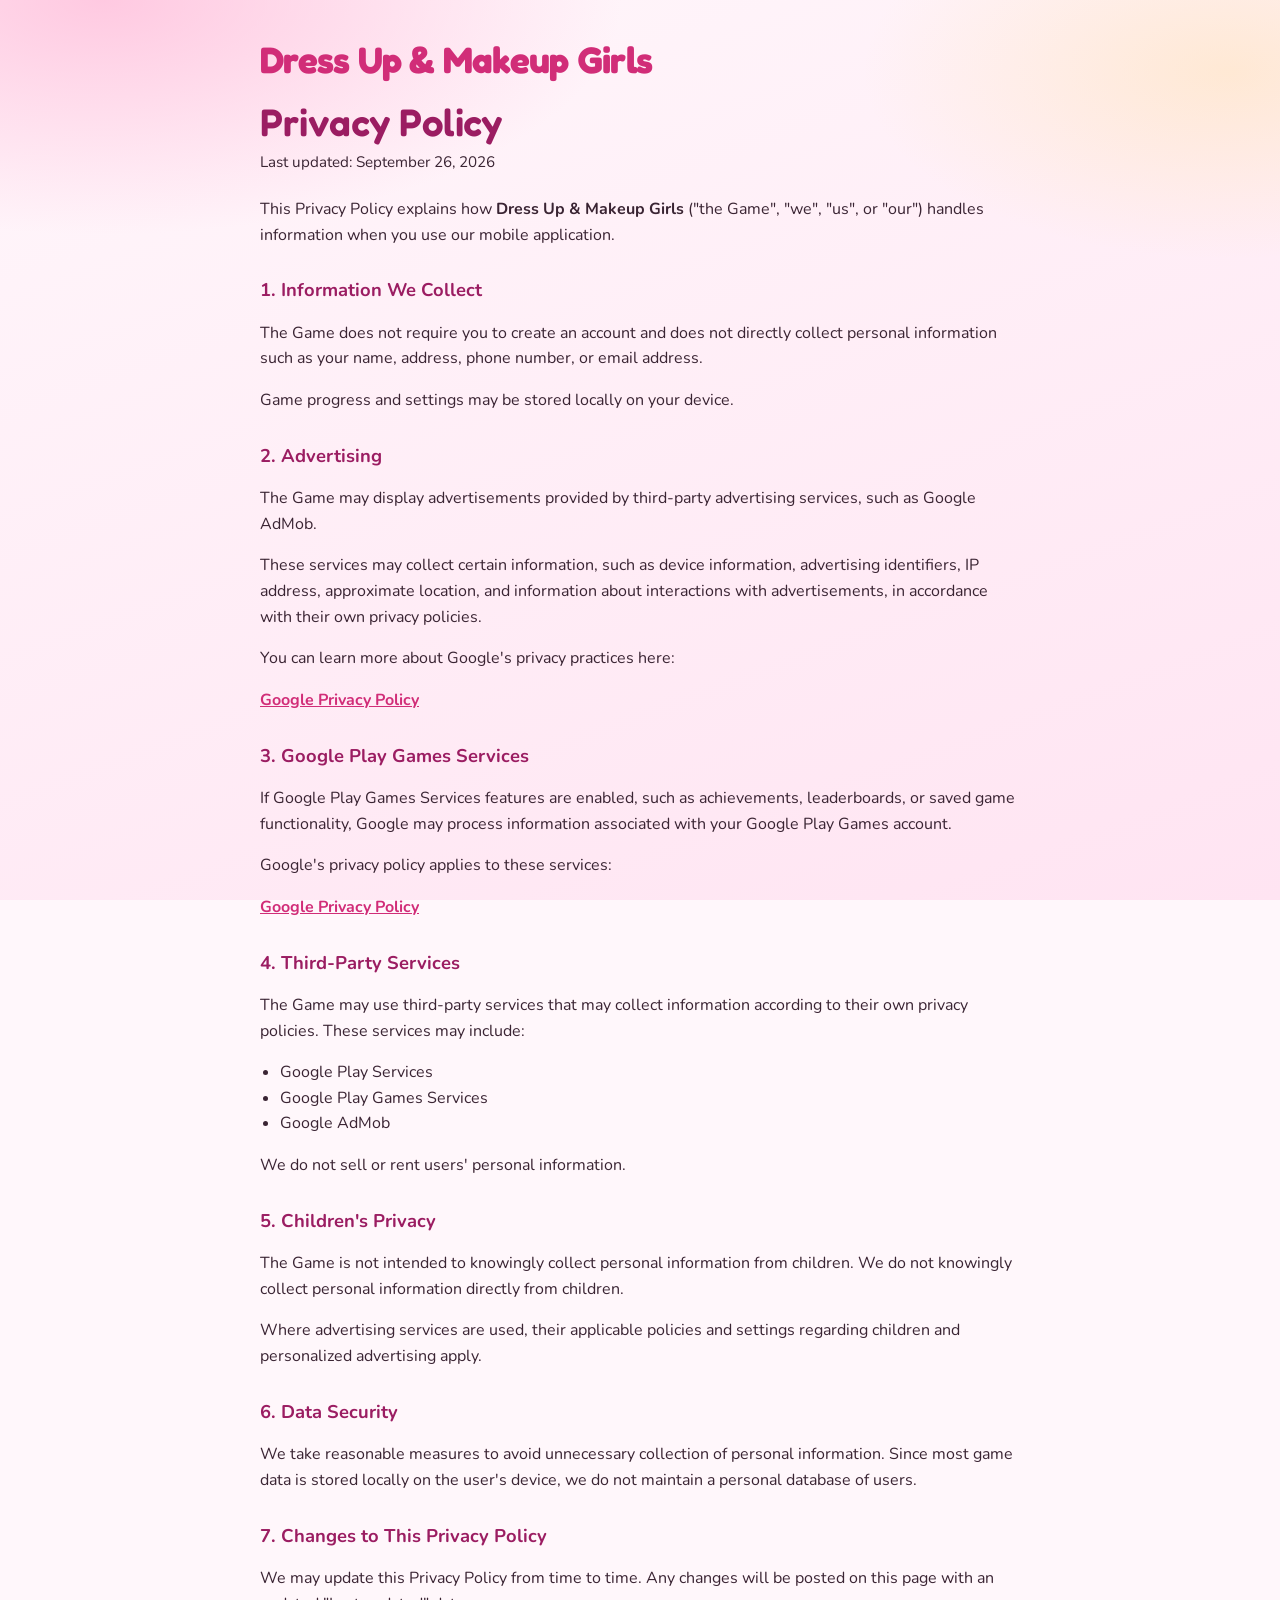
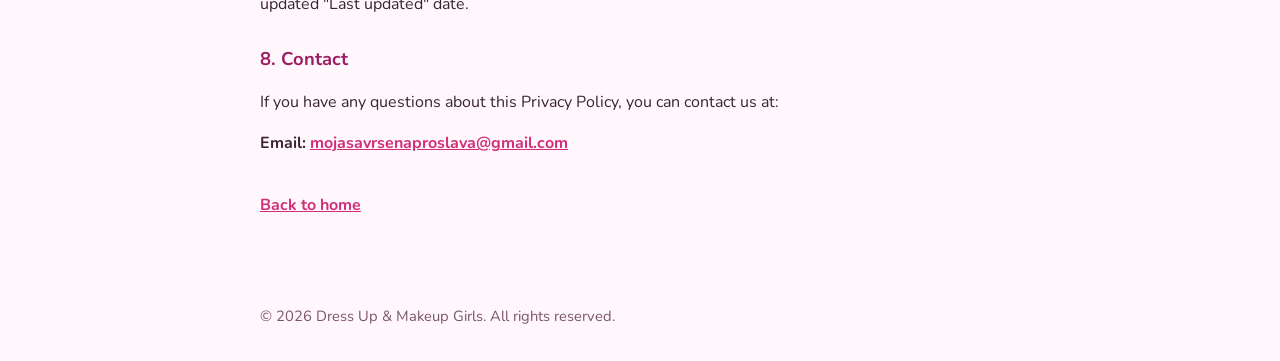
<file: privacy.html>
<!DOCTYPE html>
<html lang="en">
  <head>
    <meta charset="utf-8" />
    <meta name="viewport" content="width=device-width, initial-scale=1" />
    <title>Privacy Policy - Dress Up &amp; Makeup Girls</title>
    <link rel="icon" href="images/app-logo.png" type="image/png" />
    <link rel="preconnect" href="https://fonts.googleapis.com" />
    <link rel="preconnect" href="https://fonts.gstatic.com" crossorigin />
    <link
      href="https://fonts.googleapis.com/css2?family=Fredoka:wght@500;600&family=Nunito:wght@400;700&display=swap"
      rel="stylesheet"
    />
    <link rel="stylesheet" href="styles.css" />
  </head>
  <body>
    <div class="bg" aria-hidden="true"></div>
    <main class="shell doc">
      <p class="brand"><a href="index.html">Dress Up &amp; Makeup Girls</a></p>
      <h1>Privacy Policy</h1>
      <p class="meta">Last updated: September 26, 2026</p>

      <p>
        This Privacy Policy explains how <strong>Dress Up &amp; Makeup Girls</strong>
        ("the Game", "we", "us", or "our") handles information when you
        use our mobile application.
      </p>

      <h2>1. Information We Collect</h2>

      <p>
        The Game does not require you to create an account and does not
        directly collect personal information such as your name, address,
        phone number, or email address.
      </p>

      <p>
        Game progress and settings may be stored locally on your device.
      </p>

      <h2>2. Advertising</h2>

      <p>
        The Game may display advertisements provided by third-party
        advertising services, such as Google AdMob.
      </p>

      <p>
        These services may collect certain information, such as device
        information, advertising identifiers, IP address, approximate
        location, and information about interactions with advertisements,
        in accordance with their own privacy policies.
      </p>

      <p>
        You can learn more about Google's privacy practices here:
      </p>

      <p>
        <a href="https://policies.google.com/privacy" target="_blank" rel="noopener noreferrer">
          Google Privacy Policy
        </a>
      </p>

      <h2>3. Google Play Games Services</h2>

      <p>
        If Google Play Games Services features are enabled, such as
        achievements, leaderboards, or saved game functionality, Google
        may process information associated with your Google Play Games
        account.
      </p>

      <p>
        Google's privacy policy applies to these services:
      </p>

      <p>
        <a href="https://policies.google.com/privacy" target="_blank" rel="noopener noreferrer">
          Google Privacy Policy
        </a>
      </p>

      <h2>4. Third-Party Services</h2>

      <p>
        The Game may use third-party services that may collect information
        according to their own privacy policies. These services may include:
      </p>

      <ul>
        <li>Google Play Services</li>
        <li>Google Play Games Services</li>
        <li>Google AdMob</li>
      </ul>

      <p>
        We do not sell or rent users' personal information.
      </p>

      <h2>5. Children's Privacy</h2>

      <p>
        The Game is not intended to knowingly collect personal information
        from children. We do not knowingly collect personal information
        directly from children.
      </p>

      <p>
        Where advertising services are used, their applicable policies and
        settings regarding children and personalized advertising apply.
      </p>

      <h2>6. Data Security</h2>

      <p>
        We take reasonable measures to avoid unnecessary collection of
        personal information. Since most game data is stored locally on
        the user's device, we do not maintain a personal database of users.
      </p>

      <h2>7. Changes to This Privacy Policy</h2>

      <p>
        We may update this Privacy Policy from time to time. Any changes
        will be posted on this page with an updated "Last updated" date.
      </p>

      <h2>8. Contact</h2>

      <p>
        If you have any questions about this Privacy Policy, you can
        contact us at:
      </p>

      <p>
        <strong>Email:</strong>
        <a href="mailto:mojasavrsenaproslava@gmail.com">
          mojasavrsenaproslava@gmail.com
        </a>
      </p>

      <p class="back"><a href="index.html">Back to home</a></p>
    </main>

    <footer>
      <p>&copy; 2026 Dress Up &amp; Makeup Girls. All rights reserved.</p>
    </footer>
  </body>
</html>
</file>
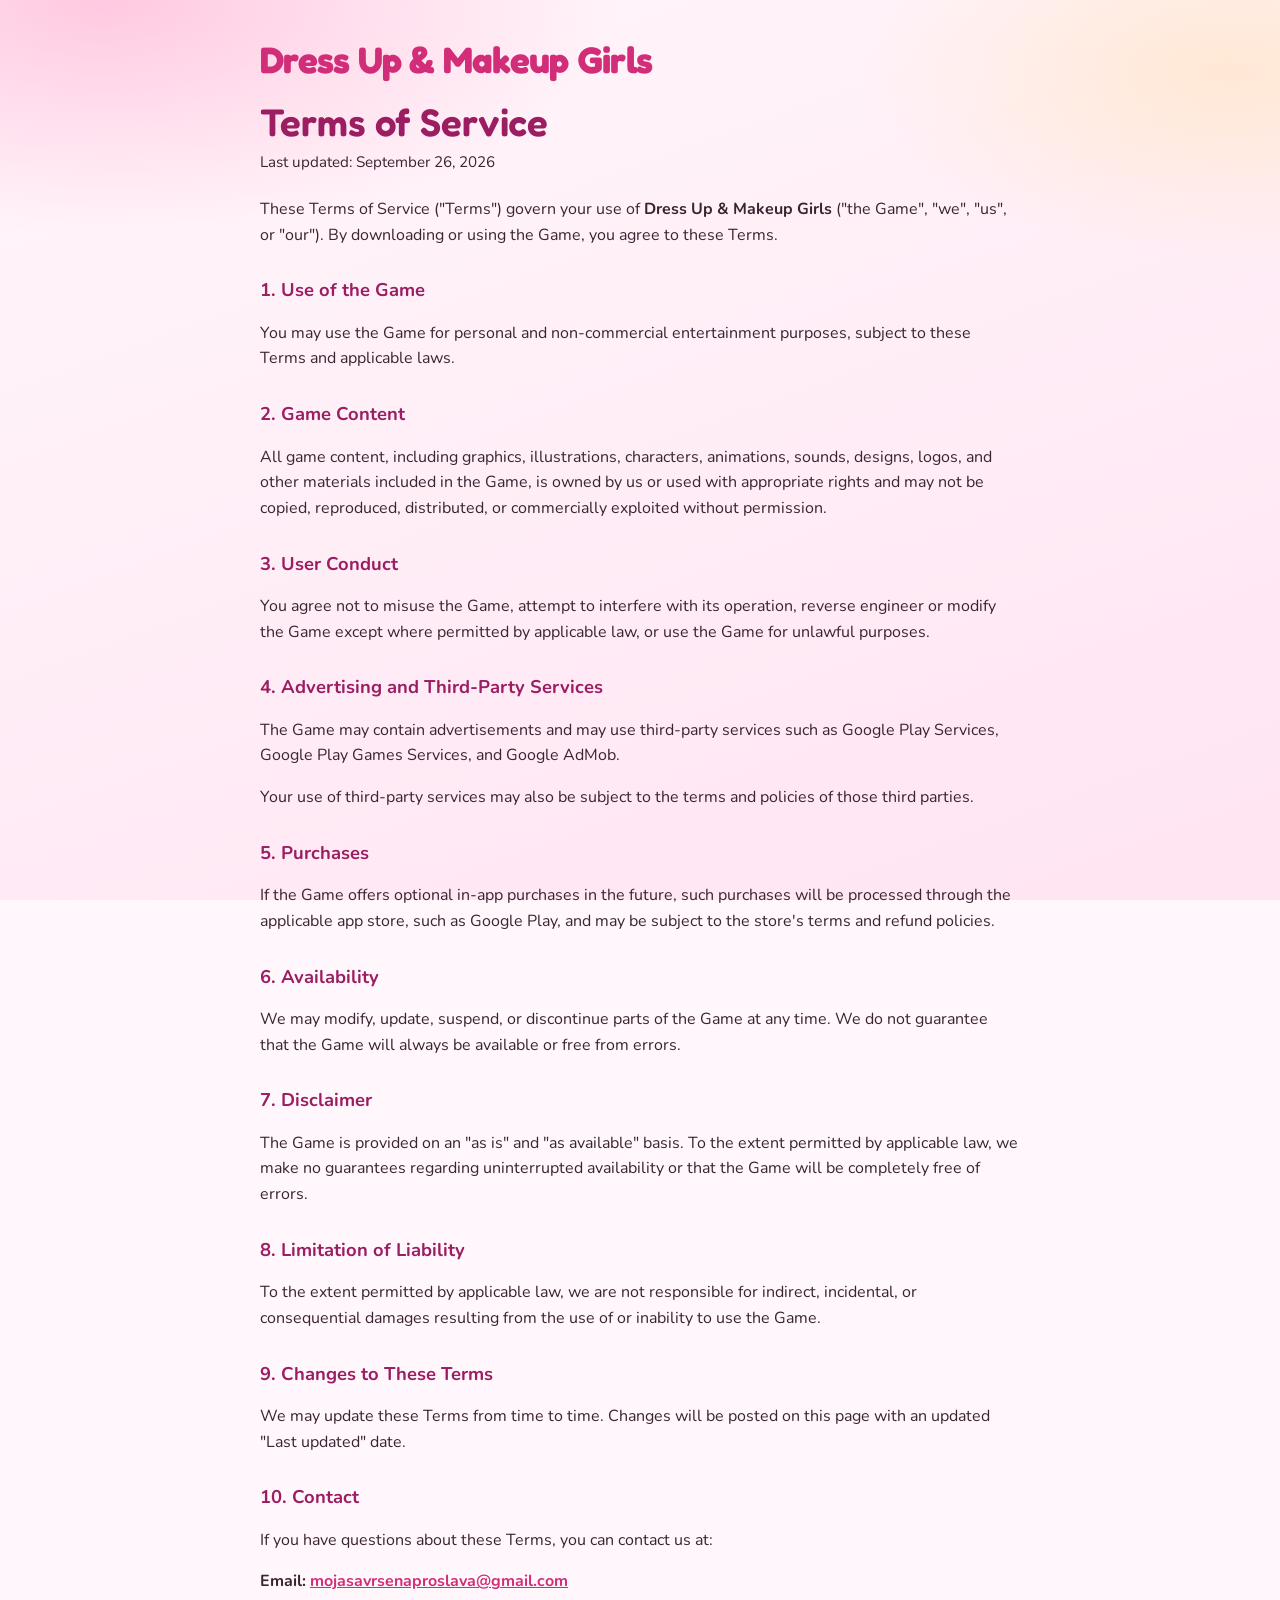
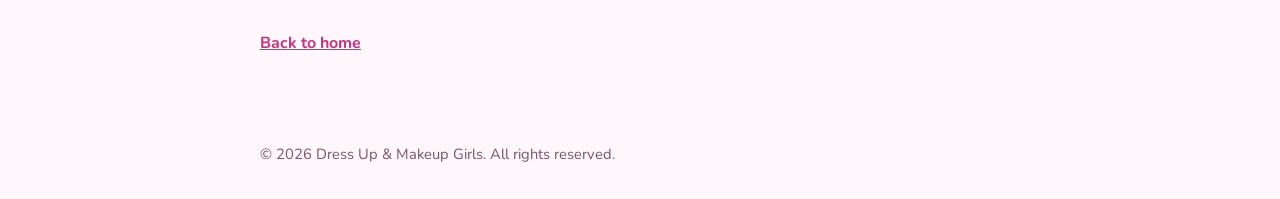
<file: terms.html>
<!DOCTYPE html>
<html lang="en">
  <head>
    <meta charset="utf-8" />
    <meta name="viewport" content="width=device-width, initial-scale=1" />
    <title>Terms of Service - Dress Up &amp; Makeup Girls</title>
    <link rel="icon" href="images/app-logo.png" type="image/png" />
    <link rel="preconnect" href="https://fonts.googleapis.com" />
    <link rel="preconnect" href="https://fonts.gstatic.com" crossorigin />
    <link
      href="https://fonts.googleapis.com/css2?family=Fredoka:wght@500;600&family=Nunito:wght@400;700&display=swap"
      rel="stylesheet"
    />
    <link rel="stylesheet" href="styles.css" />
  </head>
  <body>
    <div class="bg" aria-hidden="true"></div>
    <main class="shell doc">
      <p class="brand"><a href="index.html">Dress Up &amp; Makeup Girls</a></p>
      <h1>Terms of Service</h1>
      <p class="meta">Last updated: September 26, 2026</p>

      <p>
        These Terms of Service ("Terms") govern your use of
        <strong>Dress Up &amp; Makeup Girls</strong> ("the Game", "we", "us", or "our").
        By downloading or using the Game, you agree to these Terms.
      </p>

      <h2>1. Use of the Game</h2>

      <p>
        You may use the Game for personal and non-commercial entertainment
        purposes, subject to these Terms and applicable laws.
      </p>

      <h2>2. Game Content</h2>

      <p>
        All game content, including graphics, illustrations, characters,
        animations, sounds, designs, logos, and other materials included
        in the Game, is owned by us or used with appropriate rights and
        may not be copied, reproduced, distributed, or commercially
        exploited without permission.
      </p>

      <h2>3. User Conduct</h2>

      <p>
        You agree not to misuse the Game, attempt to interfere with its
        operation, reverse engineer or modify the Game except where
        permitted by applicable law, or use the Game for unlawful purposes.
      </p>

      <h2>4. Advertising and Third-Party Services</h2>

      <p>
        The Game may contain advertisements and may use third-party
        services such as Google Play Services, Google Play Games Services,
        and Google AdMob.
      </p>

      <p>
        Your use of third-party services may also be subject to the
        terms and policies of those third parties.
      </p>

      <h2>5. Purchases</h2>

      <p>
        If the Game offers optional in-app purchases in the future,
        such purchases will be processed through the applicable app store,
        such as Google Play, and may be subject to the store's terms and
        refund policies.
      </p>

      <h2>6. Availability</h2>

      <p>
        We may modify, update, suspend, or discontinue parts of the Game
        at any time. We do not guarantee that the Game will always be
        available or free from errors.
      </p>

      <h2>7. Disclaimer</h2>

      <p>
        The Game is provided on an "as is" and "as available" basis.
        To the extent permitted by applicable law, we make no guarantees
        regarding uninterrupted availability or that the Game will be
        completely free of errors.
      </p>

      <h2>8. Limitation of Liability</h2>

      <p>
        To the extent permitted by applicable law, we are not responsible
        for indirect, incidental, or consequential damages resulting from
        the use of or inability to use the Game.
      </p>

      <h2>9. Changes to These Terms</h2>

      <p>
        We may update these Terms from time to time. Changes will be
        posted on this page with an updated "Last updated" date.
      </p>

      <h2>10. Contact</h2>

      <p>
        If you have questions about these Terms, you can contact us at:
      </p>

      <p>
        <strong>Email:</strong>
        <a href="mailto:mojasavrsenaproslava@gmail.com">
          mojasavrsenaproslava@gmail.com
        </a>
      </p>

      <p class="back"><a href="index.html">Back to home</a></p>
    </main>

    <footer>
      <p>&copy; 2026 Dress Up &amp; Makeup Girls. All rights reserved.</p>
    </footer>
  </body>
</html>
</file>
<file: styles.css>
:root {
  --primary: #ff4f9a;
  --primary-dark: #d12d78;
  --deep: #9b1d62;
  --blush: #ffd6ea;
  --soft-pink: #fff0f7;
  --background: #fff7fb;
  --surface: #ffffff;
  --text: #3a2433;
  --text-secondary: #7a5568;
  --shadow: 0 16px 40px rgba(209, 45, 120, 0.14);
  --font-display: "Fredoka", "Trebuchet MS", sans-serif;
  --font-body: "Nunito", "Segoe UI", sans-serif;
}

* {
  box-sizing: border-box;
}

html,
body {
  margin: 0;
  min-height: 100%;
}

body {
  font-family: var(--font-body);
  color: var(--text);
  background: var(--background);
  line-height: 1.6;
}

img {
  max-width: 100%;
  height: auto;
  display: block;
}

.bg {
  position: fixed;
  inset: 0;
  z-index: -1;
  background:
    radial-gradient(ellipse 70% 45% at 8% 0%, rgba(255, 182, 214, 0.7), transparent 58%),
    radial-gradient(ellipse 55% 40% at 96% 8%, rgba(255, 214, 120, 0.28), transparent 52%),
    linear-gradient(160deg, #fff7fb 0%, #ffe4f2 100%);
}

@keyframes fadeUp {
  from {
    opacity: 0;
    transform: translateY(18px);
  }
  to {
    opacity: 1;
    transform: translateY(0);
  }
}

@keyframes softPulse {
  0%,
  100% {
    transform: scale(1);
  }
  50% {
    transform: scale(1.03);
  }
}

@keyframes driftIn {
  from {
    opacity: 0;
    transform: translateX(24px) scale(0.98);
  }
  to {
    opacity: 1;
    transform: translateX(0) scale(1);
  }
}

.hero {
  display: grid;
  grid-template-columns: 1fr;
  gap: 1.75rem;
  width: min(1120px, 100%);
  margin: 0 auto;
  padding: 2rem 1.25rem 1.25rem;
  align-items: center;
}

.hero-copy {
  animation: fadeUp 0.7s ease both;
}

.app-icon {
  width: 96px;
  height: 96px;
  border-radius: 24px;
  margin-bottom: 1rem;
  object-fit: cover;
  box-shadow: var(--shadow);
  animation: softPulse 3.2s ease-in-out infinite;
}

.brand {
  margin: 0 0 0.5rem;
  font-family: var(--font-display);
  font-size: clamp(2.1rem, 5.4vw, 3.4rem);
  font-weight: 600;
  letter-spacing: -0.02em;
  line-height: 1.08;
  color: var(--deep);
}

.brand a {
  color: inherit;
  text-decoration: none;
}

.hero h1 {
  margin: 0 0 0.75rem;
  font-family: var(--font-body);
  font-size: clamp(1.15rem, 2.4vw, 1.45rem);
  line-height: 1.4;
  font-weight: 700;
  color: var(--text);
}

.lead {
  margin: 0 0 1.35rem;
  max-width: 34rem;
  color: var(--text-secondary);
  font-size: 1.05rem;
}

.play-badge {
  display: inline-flex;
  align-items: center;
  line-height: 0;
  border-radius: 12px;
  transition: transform 0.25s ease, filter 0.25s ease;
}

.play-badge img {
  width: 180px;
  height: auto;
  margin: -8px -12px;
}

.play-badge:hover,
.play-badge:focus-visible {
  transform: translateY(-2px);
  filter: brightness(1.03);
}

.hero-visual {
  animation: driftIn 0.9s 0.12s ease both;
}

.hero-visual img {
  width: 100%;
  border-radius: 28px;
  box-shadow: var(--shadow);
}

@media (min-width: 900px) {
  .hero {
    grid-template-columns: minmax(280px, 0.85fr) minmax(0, 1.2fr);
    gap: 2.5rem;
    padding: 3rem 1.5rem 1.5rem;
  }

  .app-icon {
    width: 112px;
    height: 112px;
  }
}

.gallery {
  width: min(1120px, calc(100% - 2rem));
  margin: 0.5rem auto 2.5rem;
  animation: fadeUp 0.8s 0.2s ease both;
}

.gallery-intro {
  margin-bottom: 1.25rem;
}

.gallery-intro h2,
.cta-title {
  margin: 0 0 0.3rem;
  font-family: var(--font-display);
  font-size: clamp(1.7rem, 3.4vw, 2.2rem);
  color: var(--deep);
  font-weight: 600;
}

.gallery-intro p {
  margin: 0;
  color: var(--text-secondary);
}

.gallery-grid {
  display: grid;
  grid-template-columns: repeat(2, minmax(0, 1fr));
  gap: 0.85rem;
}

@media (min-width: 900px) {
  .gallery-grid {
    grid-template-columns: repeat(4, minmax(0, 1fr));
    gap: 1.1rem;
  }
}

.card {
  display: flex;
  flex-direction: column;
  background: var(--surface);
  border-radius: 22px;
  overflow: hidden;
  text-decoration: none;
  color: inherit;
  box-shadow: 0 10px 28px rgba(209, 45, 120, 0.1);
  transition: transform 0.3s ease, box-shadow 0.3s ease;
}

.card img {
  width: 100%;
  aspect-ratio: 1;
  object-fit: cover;
}

.card .caption {
  padding: 0.85rem 0.95rem 1rem;
}

.card h3 {
  margin: 0 0 0.2rem;
  font-family: var(--font-display);
  font-size: 1.05rem;
  font-weight: 600;
  color: var(--deep);
}

.card p {
  margin: 0;
  font-size: 0.92rem;
  color: var(--text-secondary);
}

.card:hover,
.card:focus-visible {
  transform: translateY(-4px);
  box-shadow: var(--shadow);
}

.examples {
  margin-top: 0.25rem;
}

.example-grid {
  display: grid;
  grid-template-columns: repeat(2, minmax(0, 1fr));
  gap: 0.85rem;
}

@media (min-width: 800px) {
  .example-grid {
    grid-template-columns: repeat(3, minmax(0, 1fr));
    gap: 1.1rem;
  }
}

.example {
  margin: 0;
  background: var(--surface);
  border-radius: 22px;
  overflow: hidden;
  box-shadow: 0 10px 28px rgba(209, 45, 120, 0.1);
}

.example img {
  width: 100%;
  height: auto;
}

.example figcaption {
  padding: 0.75rem 0.95rem 0.9rem;
  font-family: var(--font-display);
  font-size: 1.02rem;
  font-weight: 600;
  color: var(--deep);
}

.cta-band {
  width: min(1120px, calc(100% - 2rem));
  margin: 0 auto 2.5rem;
  padding: 1.75rem 0 0.25rem;
  display: flex;
  flex-direction: column;
  align-items: flex-start;
  gap: 0.85rem;
  border-top: 1px solid rgba(255, 79, 154, 0.22);
}

.cta-band p {
  margin: 0;
  color: var(--text-secondary);
}

.btn {
  display: inline-flex;
  align-items: center;
  justify-content: center;
  min-height: 2.85rem;
  padding: 0.7rem 1.25rem;
  border-radius: 999px;
  text-decoration: none;
  font-weight: 700;
  font-size: 0.98rem;
}

.btn.ghost {
  color: var(--deep);
  background: var(--surface);
  border: 1px solid rgba(255, 79, 154, 0.4);
  box-shadow: 0 8px 18px rgba(209, 45, 120, 0.08);
}

.btn.ghost:hover,
.btn.ghost:focus-visible {
  background: #fff0f7;
}

footer {
  width: min(1120px, calc(100% - 2rem));
  margin: 0 auto 2rem;
  color: var(--text-secondary);
  font-size: 0.92rem;
}

.links {
  display: flex;
  flex-wrap: wrap;
  gap: 0.75rem 1.35rem;
  margin-bottom: 0.65rem;
}

.links a,
.doc a,
.back a {
  color: var(--primary-dark);
  font-weight: 700;
}

.links a:hover,
.doc a:hover,
.back a:hover {
  color: var(--deep);
}

.shell {
  width: min(760px, calc(100% - 2rem));
  margin: 0 auto;
  padding: 2.5rem 0 3.5rem;
}

.shell .brand {
  margin: 0 0 1.25rem;
  font-size: clamp(1.7rem, 4vw, 2.3rem);
}

.doc h1 {
  margin: 0 0 0.4rem;
  font-family: var(--font-display);
  font-size: clamp(1.8rem, 4vw, 2.4rem);
  font-weight: 600;
  color: var(--deep);
  line-height: 1.15;
}

.doc h2 {
  margin: 1.7rem 0 0.45rem;
  font-size: 1.15rem;
  color: var(--deep);
}

.doc p,
.doc li {
  color: var(--text);
}

.doc ul {
  padding-left: 1.25rem;
}

.meta {
  margin: 0 0 1.4rem;
  color: var(--text-secondary);
  font-size: 0.95rem;
}

.back {
  margin-top: 2.25rem;
}

.doc ~ footer,
.shell + footer {
  width: min(760px, calc(100% - 2rem));
}

@media (max-width: 520px) {
  .card .caption {
    padding: 0.7rem 0.75rem 0.85rem;
  }

  .card h3 {
    font-size: 0.95rem;
  }

  .card p {
    font-size: 0.82rem;
  }
}

@media (prefers-reduced-motion: reduce) {
  .hero-copy,
  .hero-visual,
  .gallery,
  .app-icon,
  .card,
  .play-badge {
    animation: none;
    transition: none;
  }
}
</file>
